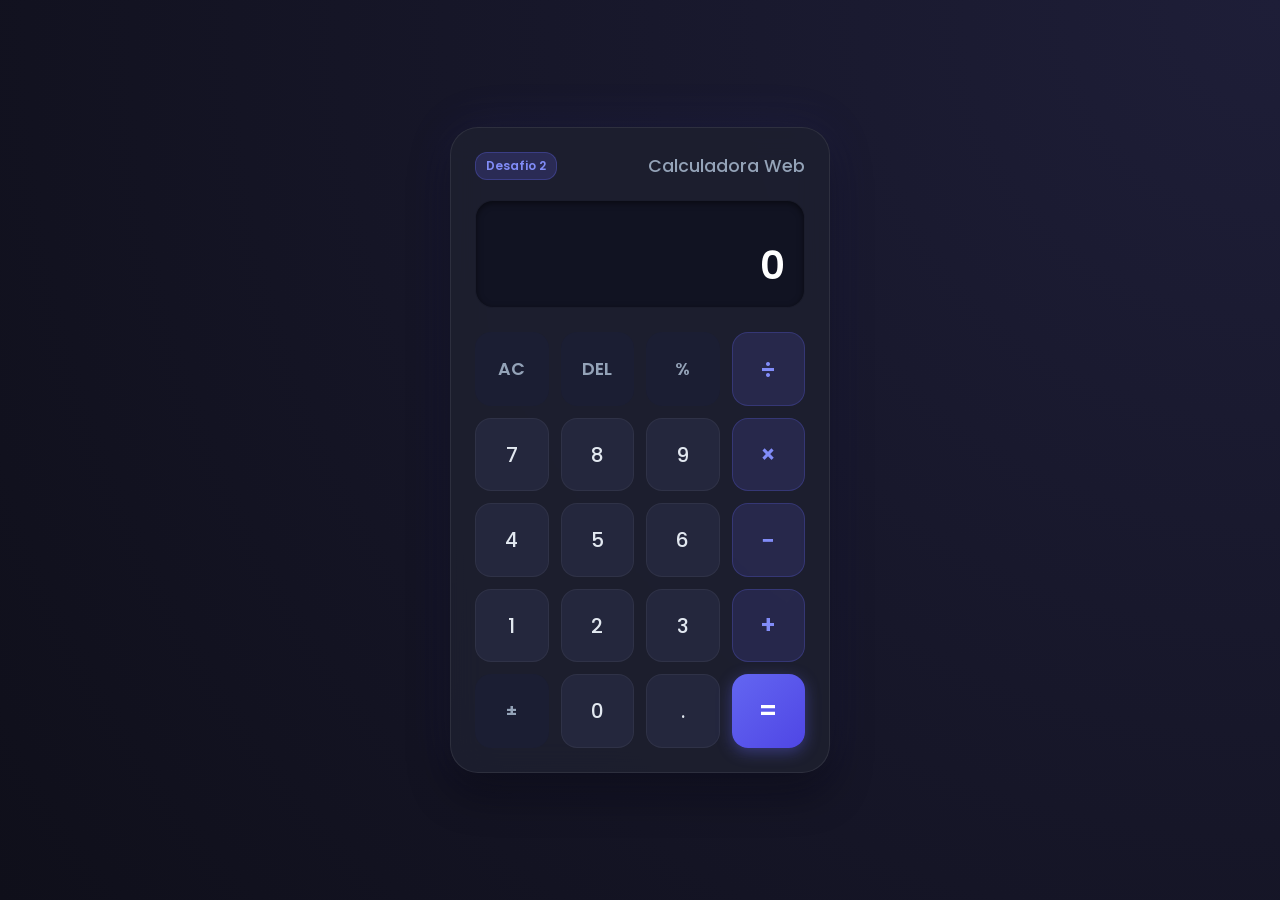
<file: Desafio 2/index.html>
<!DOCTYPE html>
<html lang="pt-BR">
<head>
  <meta charset="UTF-8">
  <meta name="viewport" content="width=device-width, initial-scale=1.0">
  <title>Calculadora Web - Desafio 2</title>
  <link rel="stylesheet" href="style.css">
  <link rel="preconnect" href="https://fonts.googleapis.com">
  <link rel="preconnect" href="https://fonts.gstatic.com" crossorigin>
  <link href="https://fonts.googleapis.com/css2?family=Poppins:wght@300;400;500;600;700&display=swap" rel="stylesheet">
</head>
<body>
  <main class="calculator-container">
    <div class="calculator">
      <header class="calculator-header">
        <span class="badge">Desafio 2</span>
        <h1>Calculadora Web</h1>
      </header>

      <div class="display-container">
        <div class="previous-operand" id="previous-operand"></div>
        <div class="current-operand" id="current-operand">0</div>
      </div>

      <div class="keypad">
        <button type="button" class="btn btn-function" data-action="clear">AC</button>
        <button type="button" class="btn btn-function" data-action="delete">DEL</button>
        <button type="button" class="btn btn-function" data-action="percent">%</button>
        <button type="button" class="btn btn-operator" data-action="operator" data-value="÷">÷</button>

        <button type="button" class="btn btn-number" data-value="7">7</button>
        <button type="button" class="btn btn-number" data-value="8">8</button>
        <button type="button" class="btn btn-number" data-value="9">9</button>
        <button type="button" class="btn btn-operator" data-action="operator" data-value="×">×</button>

        <button type="button" class="btn btn-number" data-value="4">4</button>
        <button type="button" class="btn btn-number" data-value="5">5</button>
        <button type="button" class="btn btn-number" data-value="6">6</button>
        <button type="button" class="btn btn-operator" data-action="operator" data-value="-">−</button>

        <button type="button" class="btn btn-number" data-value="1">1</button>
        <button type="button" class="btn btn-number" data-value="2">2</button>
        <button type="button" class="btn btn-number" data-value="3">3</button>
        <button type="button" class="btn btn-operator" data-action="operator" data-value="+">+</button>

        <button type="button" class="btn btn-function" data-action="toggle-sign">±</button>
        <button type="button" class="btn btn-number" data-value="0">0</button>
        <button type="button" class="btn btn-number" data-value=".">.</button>
        <button type="button" class="btn btn-equals" data-action="equals">=</button>
      </div>
    </div>
  </main>

  <script src="script.js"></script>
</body>
</html>
</file>
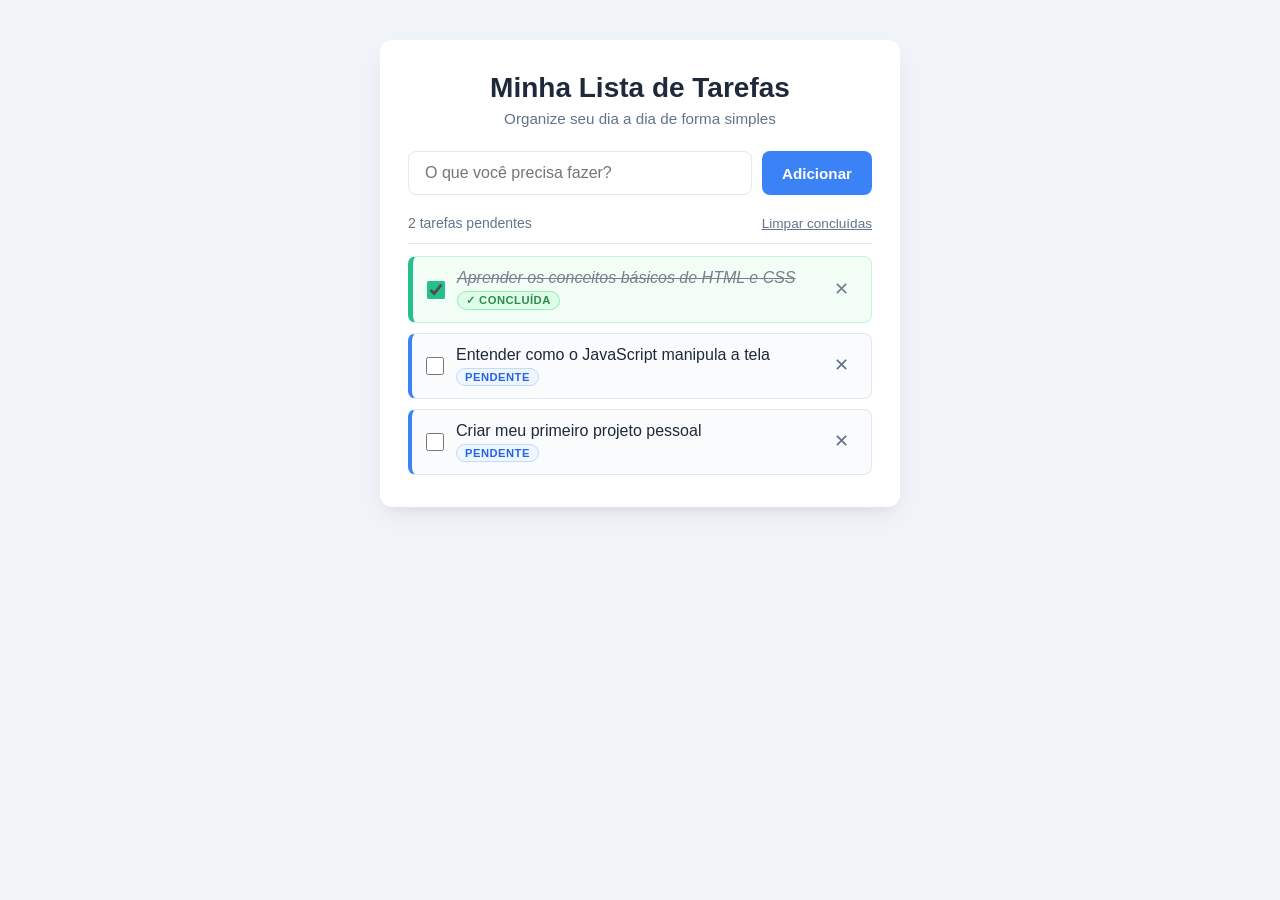
<file: Desafio 3/index.html>
<!DOCTYPE html>
<html lang="pt-BR">
<head>
  <meta charset="UTF-8" />
  <meta name="viewport" content="width=device-width, initial-scale=1.0" />
  <title>Minha Lista de Tarefas</title>
  <!-- Arquivo de estilização (CSS) -->
  <link rel="stylesheet" href="style.css" />
</head>
<body>

  <main class="app-container">
    <header class="app-header">
      <h1>Minha Lista de Tarefas</h1>
      <p class="subtitle">Organize seu dia a dia de forma simples</p>
    </header>

    <!-- Formulário para adicionar nova tarefa -->
    <form id="todo-form" class="todo-form">
      <input 
        type="text" 
        id="task-input" 
        placeholder="O que você precisa fazer?" 
        autocomplete="off"
        required
      />
      <button type="submit" id="add-btn">Adicionar</button>
    </form>

    <!-- Barra de progresso e estatísticas -->
    <div class="stats-bar">
      <span id="task-count">0 tarefas pendentes</span>
      <button id="clear-completed" class="btn-secondary" title="Limpar todas as tarefas concluídas">
        Limpar concluídas
      </button>
    </div>

    <!-- Lista onde os itens de tarefas serão inseridos dinamicamente pelo JavaScript -->
    <ul id="task-list" class="task-list">
      <!-- As tarefas aparecerão aqui -->
    </ul>

    <!-- Mensagem exibida caso a lista esteja vazia -->
    <div id="empty-state" class="empty-state">
      <p>Nenhuma tarefa no momento. Aproveite para relaxar ou adicione uma nova acima!</p>
    </div>
  </main>

  <!-- Arquivo de lógica da aplicação (JavaScript) -->
  <script src="app.js"></script>
</body>
</html>
</file>
<file: Desafio 2/style.css>
* {
  margin: 0;
  padding: 0;
  box-sizing: border-box;
  font-family: 'Poppins', -apple-system, BlinkMacSystemFont, 'Segoe UI', Roboto, sans-serif;
}

body {
  min-height: 100vh;
  display: flex;
  align-items: center;
  justify-content: center;
  background: radial-gradient(circle at top right, #1e1e38, #0f0f1a);
  color: #f1f5f9;
  padding: 1.5rem;
}

.calculator-container {
  width: 100%;
  max-width: 380px;
}

.calculator {
  background: rgba(30, 32, 48, 0.85);
  backdrop-filter: blur(16px);
  -webkit-backdrop-filter: blur(16px);
  border: 1px solid rgba(255, 255, 255, 0.08);
  border-radius: 28px;
  padding: 24px;
  box-shadow: 0 20px 40px rgba(0, 0, 0, 0.4),
              0 0 50px rgba(99, 102, 241, 0.1);
}

.calculator-header {
  display: flex;
  align-items: center;
  justify-content: space-between;
  margin-bottom: 20px;
}

.calculator-header h1 {
  font-size: 1.1rem;
  font-weight: 500;
  color: #94a3b8;
}

.badge {
  font-size: 0.75rem;
  font-weight: 600;
  background: rgba(99, 102, 241, 0.2);
  color: #818cf8;
  padding: 4px 10px;
  border-radius: 12px;
  border: 1px solid rgba(99, 102, 241, 0.3);
}

.display-container {
  background: #111322;
  border-radius: 18px;
  padding: 18px 20px;
  min-height: 100px;
  display: flex;
  flex-direction: column;
  justify-content: flex-end;
  align-items: flex-end;
  word-break: break-all;
  border: 1px solid rgba(255, 255, 255, 0.04);
  margin-bottom: 24px;
  box-shadow: inset 0 2px 6px rgba(0, 0, 0, 0.5);
}

.previous-operand {
  font-size: 0.95rem;
  color: #64748b;
  min-height: 24px;
  font-weight: 400;
}

.current-operand {
  font-size: 2.4rem;
  font-weight: 600;
  color: #ffffff;
  letter-spacing: -0.5px;
  line-height: 1.2;
  transition: all 0.15s ease;
}

.keypad {
  display: grid;
  grid-template-columns: repeat(4, 1fr);
  gap: 12px;
}

.btn {
  aspect-ratio: 1;
  border: none;
  border-radius: 16px;
  font-size: 1.25rem;
  font-weight: 500;
  cursor: pointer;
  transition: all 0.15s cubic-bezier(0.4, 0, 0.2, 1);
  display: flex;
  align-items: center;
  justify-content: center;
  user-select: none;
}

.btn:active {
  transform: scale(0.94);
}

/* Números */
.btn-number {
  background: #24273d;
  color: #e2e8f0;
  border: 1px solid rgba(255, 255, 255, 0.05);
}

.btn-number:hover {
  background: #2d314d;
  color: #ffffff;
}

/* Funções (AC, DEL, %, ±) */
.btn-function {
  background: #1b1e33;
  color: #94a3b8;
  font-weight: 600;
  font-size: 1.1rem;
}

.btn-function:hover {
  background: #232742;
  color: #e2e8f0;
}

/* Operadores (+, -, ×, ÷) */
.btn-operator {
  background: rgba(99, 102, 241, 0.15);
  color: #818cf8;
  font-size: 1.5rem;
  font-weight: 600;
  border: 1px solid rgba(99, 102, 241, 0.25);
}

.btn-operator:hover {
  background: rgba(99, 102, 241, 0.25);
  color: #a5b4fc;
}

/* Botão Igual (=) */
.btn-equals {
  background: linear-gradient(135deg, #6366f1, #4f46e5);
  color: #ffffff;
  font-size: 1.6rem;
  font-weight: 600;
  box-shadow: 0 4px 15px rgba(99, 102, 241, 0.4);
}

.btn-equals:hover {
  background: linear-gradient(135deg, #4f46e5, #4338ca);
  box-shadow: 0 6px 20px rgba(99, 102, 241, 0.6);
}

@media (max-width: 400px) {
  .calculator {
    padding: 18px;
    border-radius: 22px;
  }
  
  .current-operand {
    font-size: 2rem;
  }
  
  .keypad {
    gap: 10px;
  }
  
  .btn {
    border-radius: 14px;
    font-size: 1.15rem;
  }
}
</file>
<file: Desafio 3/style.css>
/* ==========================================================
   RESET E VARIÁVEIS GLOBAIS
   Facilita a manutenção das cores e padroniza o espaçamento
   ========================================================== */
:root {
  --bg-color: #f0f4f8;
  --card-bg: #ffffff;
  --text-main: #1e293b;
  --text-muted: #64748b;
  --primary-color: #3b82f6;
  --primary-hover: #2563eb;
  --success-color: #10b981;
  --danger-color: #ef4444;
  --danger-hover: #dc2626;
  --border-color: #e2e8f0;
  --shadow: 0 10px 25px -5px rgba(0, 0, 0, 0.08), 0 8px 10px -6px rgba(0, 0, 0, 0.04);
  --radius: 12px;
}

* {
  margin: 0;
  padding: 0;
  box-sizing: border-box;
}

body {
  font-family: -apple-system, BlinkMacSystemFont, "Segoe UI", Roboto, Oxygen, Ubuntu, Cantarell, sans-serif;
  background-color: var(--bg-color);
  color: var(--text-main);
  min-height: 100vh;
  display: flex;
  justify-content: center;
  align-items: flex-start;
  padding: 40px 16px;
}

/* ==========================================================
   CONTAINER PRINCIPAL
   ========================================================== */
.app-container {
  background: var(--card-bg);
  width: 100%;
  max-width: 520px;
  border-radius: var(--radius);
  box-shadow: var(--shadow);
  padding: 32px 28px;
}

/* Cabeçalho */
.app-header {
  margin-bottom: 24px;
  text-align: center;
}

.app-header h1 {
  font-size: 1.75rem;
  color: var(--text-main);
  font-weight: 700;
}

.app-header .subtitle {
  color: var(--text-muted);
  font-size: 0.95rem;
  margin-top: 6px;
}

/* Formulário de adicionar tarefa */
.todo-form {
  display: flex;
  gap: 10px;
  margin-bottom: 20px;
}

.todo-form input {
  flex: 1;
  padding: 12px 16px;
  font-size: 1rem;
  border: 1.5px solid var(--border-color);
  border-radius: 8px;
  outline: none;
  transition: border-color 0.2s, box-shadow 0.2s;
}

.todo-form input:focus {
  border-color: var(--primary-color);
  box-shadow: 0 0 0 3px rgba(59, 130, 246, 0.15);
}

.todo-form button {
  background-color: var(--primary-color);
  color: white;
  border: none;
  border-radius: 8px;
  padding: 0 20px;
  font-size: 0.95rem;
  font-weight: 600;
  cursor: pointer;
  transition: background-color 0.2s, transform 0.1s;
}

.todo-form button:hover {
  background-color: var(--primary-hover);
}

.todo-form button:active {
  transform: scale(0.97);
}

/* Barra de estatísticas / contador */
.stats-bar {
  display: flex;
  justify-content: space-between;
  align-items: center;
  font-size: 0.875rem;
  color: var(--text-muted);
  padding-bottom: 12px;
  border-bottom: 1px solid var(--border-color);
  margin-bottom: 12px;
}

.btn-secondary {
  background: transparent;
  border: none;
  color: var(--text-muted);
  cursor: pointer;
  font-size: 0.85rem;
  text-decoration: underline;
  transition: color 0.2s;
}

.btn-secondary:hover {
  color: var(--danger-color);
}

/* Lista de itens */
.task-list {
  list-style: none;
  display: flex;
  flex-direction: column;
  gap: 10px;
}

/* Item individual da lista */
.task-item {
  display: flex;
  align-items: center;
  justify-content: space-between;
  background-color: #fafbfc;
  border: 1px solid var(--border-color);
  border-left: 4px solid var(--border-color);
  border-radius: 8px;
  padding: 12px 14px;
  transition: all 0.25s ease;
}

.task-item:hover {
  background-color: #f8fafc;
  border-color: #cbd5e1;
}

/* Estado: Tarefa pendente */
.task-item.pending {
  border-left-color: var(--primary-color);
}

/* ==========================================================
   ESTILO PARA TAREFA CONCLUÍDA (DIFERENCIAÇÃO VISUAL)
   ========================================================== */
.task-item.completed {
  background-color: #f0fdf4; /* Fundo esverdeado suave */
  border-color: #bbf7d0;
  border-left: 5px solid var(--success-color); /* Borda lateral verde destacada */
  opacity: 0.9;
}

.task-item.completed:hover {
  background-color: #ecfdf5;
}

.task-item.completed .task-text {
  text-decoration: line-through;
  color: #6b7280;
  font-style: italic; /* Texto levemente inclinado */
}

.task-item.completed .task-checkbox {
  accent-color: var(--success-color); /* Checkbox verde */
}

.task-left {
  display: flex;
  align-items: center;
  gap: 12px;
  flex: 1;
}

.task-content {
  display: flex;
  flex-direction: column;
  gap: 4px;
}

/* Etiquetas (Badges) de status */
.status-badge {
  font-size: 0.7rem;
  font-weight: 600;
  padding: 2px 8px;
  border-radius: 12px;
  display: inline-block;
  width: fit-content;
  text-transform: uppercase;
  letter-spacing: 0.5px;
}

.status-badge.completed {
  background-color: #dcfce7;
  color: #15803d;
  border: 1px solid #86efac;
}

.status-badge.pending {
  background-color: #eff6ff;
  color: #2563eb;
  border: 1px solid #bfdbfe;
}

/* Checkbox estilizado */
.task-checkbox {
  width: 18px;
  height: 18px;
  cursor: pointer;
  accent-color: var(--primary-color);
  flex-shrink: 0;
}

/* Texto da tarefa */
.task-text {
  font-size: 1rem;
  color: var(--text-main);
  word-break: break-word;
  transition: color 0.2s, text-decoration 0.2s;
}

/* Botão de excluir */
.delete-btn {
  background-color: transparent;
  border: none;
  color: var(--text-muted);
  cursor: pointer;
  font-size: 1.1rem;
  padding: 4px 8px;
  border-radius: 4px;
  line-height: 1;
  transition: color 0.2s, background-color 0.2s;
}

.delete-btn:hover {
  color: var(--danger-color);
  background-color: #fee2e2;
}

/* Estado vazio */
.empty-state {
  text-align: center;
  padding: 30px 10px;
  color: var(--text-muted);
  font-size: 0.95rem;
}

/* Esconder classe utilitária */
.hidden {
  display: none !important;
}
</file>
